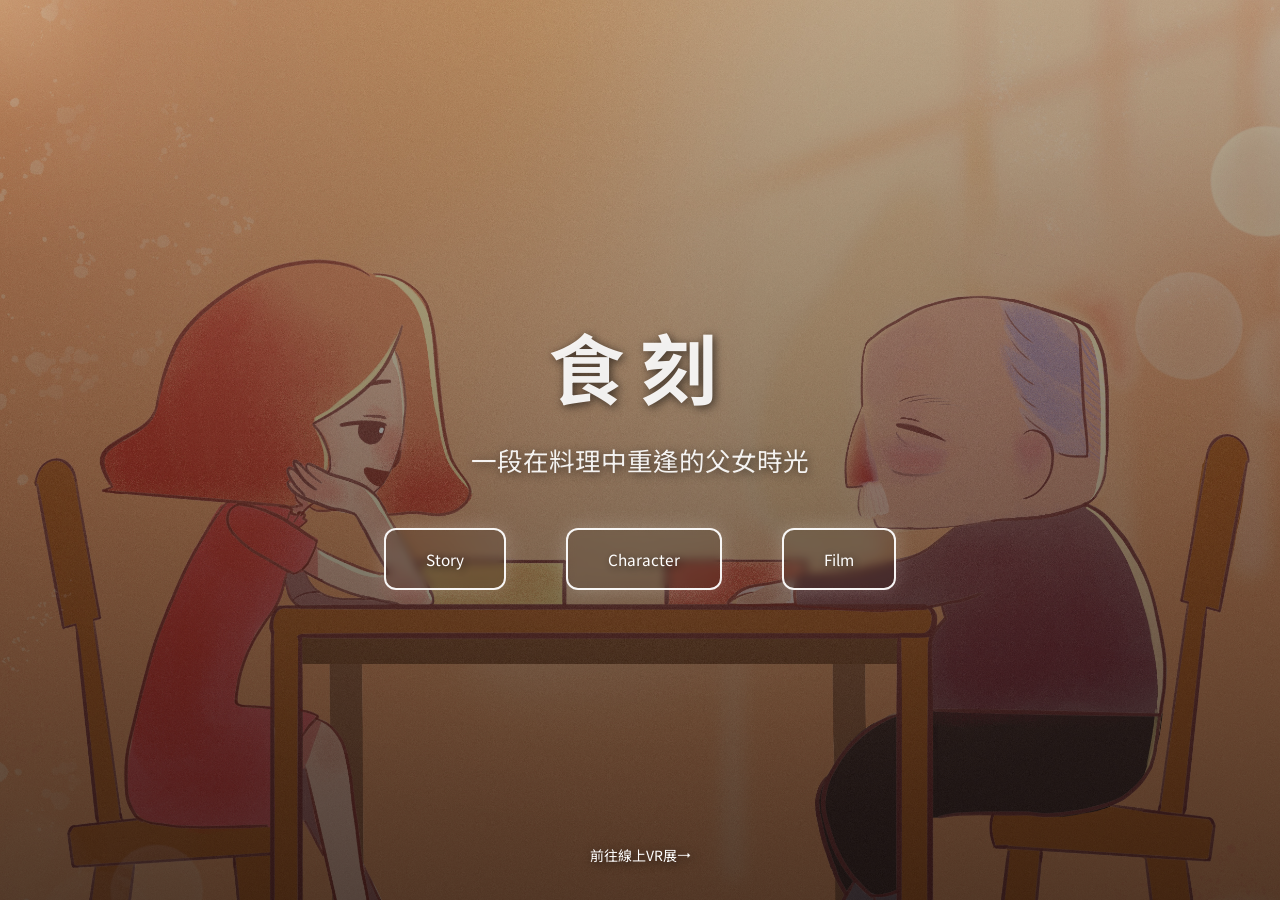
<file: index.html>
<!DOCTYPE html>
<html lang="zh-TW">
<head>
  <meta charset="UTF-8" />
  <meta name="viewport" content="width=device-width, initial-scale=1.0" />
  <title>食刻｜HOME</title>

  <!-- 字體 -->
  <link rel="preconnect" href="https://fonts.googleapis.com">
  <link rel="preconnect" href="https://fonts.gstatic.com" crossorigin>
  <link href="https://fonts.googleapis.com/css2?family=Noto+Sans+TC:wght@300;400;700&display=swap" rel="stylesheet">
  <link href="https://fonts.googleapis.com/css2?family=Playfair+Display:wght@400;600;700&display=swap" rel="stylesheet">

  <style>
    :root{
      --warm: rgb(212, 119, 19);
      --text: rgba(255,255,255,0.92);
    }

    *{ box-sizing:border-box; margin:0; padding:0; }

    body, html {
      height: 100%;
      font-family: 'Noto Sans TC', sans-serif;
      overflow: hidden;
      background:#070605;
      cursor: none;
    }

    .hero {
      position: relative;
      height: 100vh;
      background: url('images/poster.jpg') no-repeat center center/cover;
      display: flex;
      flex-direction: column;
      justify-content: center;
      align-items: center;
      color: var(--text);
      text-shadow: 2px 2px 10px rgba(0,0,0,0.6);
      overflow: hidden;
      animation: backgroundZoom 30s infinite alternate linear;
    }

    @keyframes backgroundZoom {
      0% { transform: scale(1); }
      100% { transform: scale(1.06); }
    }

    .hero::after{
      content:"";
      position:absolute;
      inset:0;
      background:
        radial-gradient(1200px 800px at 50% 40%, rgba(255,190,120,0.08), transparent 60%),
        linear-gradient(to bottom, rgba(0,0,0,0.25), rgba(0,0,0,0.65));
      animation: breathe 6.5s ease-in-out infinite;
      pointer-events:none;
    }
    @keyframes breathe{
      0%,100%{ opacity: .85; }
      50%{ opacity: 1; }
    }

    .hero h1, .hero p {
      opacity: 0;
      animation: fadeIn 2s forwards;
      position: relative;
      z-index: 2;
    }

    .hero h1 {
      font-size: 6vw;
      margin: 0;
      letter-spacing: 0.2em;
      animation-delay: 0.5s;
    }

    .hero p {
      font-size: 2vw;
      margin: 20px 0 50px 0;
      animation-delay: 1.2s;
    }

    @keyframes fadeIn { to { opacity: 1; } }

    .buttons {
      display: flex;
      gap: 60px;
      opacity: 0;
      animation: fadeIn 2s forwards;
      animation-delay: 2s;
      position: relative;
      z-index: 2;
    }

    .buttons a {
      text-decoration: none;
      color: white;
      padding: 18px 40px;
      border: 2px solid rgba(255,255,255,0.95);
      font-size: 1.2vw;
      border-radius: 12px;
      display:flex;
      align-items:center;
      justify-content:center;
      box-shadow: 0 0 20px rgba(255,255,255,0.2);
      background: rgba(0,0,0,0.1);
      backdrop-filter: blur(4px);
      transition: .3s;
    }

    .buttons a:hover{
      background: white;
      color: var(--warm);
      transform: scale(1.12);
      box-shadow: 0 0 35px rgba(255,255,255,0.85);
    }

    #light{
      position: fixed;
      left:0; top:0;
      width:520px; height:520px;
      border-radius:50%;
      transform: translate(-50%,-50%);
      pointer-events:none;
      background: radial-gradient(circle, rgba(255,206,145,.28), rgba(255,140,60,.08) 35%, transparent 70%);
      mix-blend-mode: screen;
      z-index: 10;
    }

    @media(max-width:768px){
      body,html{ cursor:auto; }
      #light{ display:none; }
      .hero h1{ font-size:10vw; }
      .hero p{ font-size:4vw; }
      .buttons{ flex-direction:column; gap:22px; }
      .buttons a{ font-size:3.5vw; padding:12px 26px; }
    }
  </style>
</head>

<body>
  <div class="hero">
    <h1>食刻</h1>
    <p>一段在料理中重逢的父女時光</p>
    <div class="buttons">
      <a class="en" href="story-about.html">Story</a>
      <a class="en" href="character.html">Character</a>
      <a class="en" href="film.html">Film</a>
    </div>
    <a href="https://virsody.io/exhibition/bento" 
   target="_blank" 
   class="vr-link"
   style="
     position:absolute;
     bottom:35px;
     left:50%;
     transform:translateX(-50%);
     color:white;
     font-size:14px;
     text-decoration:none;
     z-index:5;
   ">
  前往線上VR展⭢
</a>
</a>
  </div>

  <div id="light"></div>

  <script>
    const light = document.getElementById("light");
    let mx=0,my=0,lx=0,ly=0;

    addEventListener("mousemove", e=>{
      mx=e.clientX; my=e.clientY;
    });

    function tick(){
      lx += (mx-lx)*0.35;
      ly += (my-ly)*0.35;
      light.style.left = lx+"px";
      light.style.top  = ly+"px";
      requestAnimationFrame(tick);
    }
    tick();
  </script>
</body>
</html>
</file>
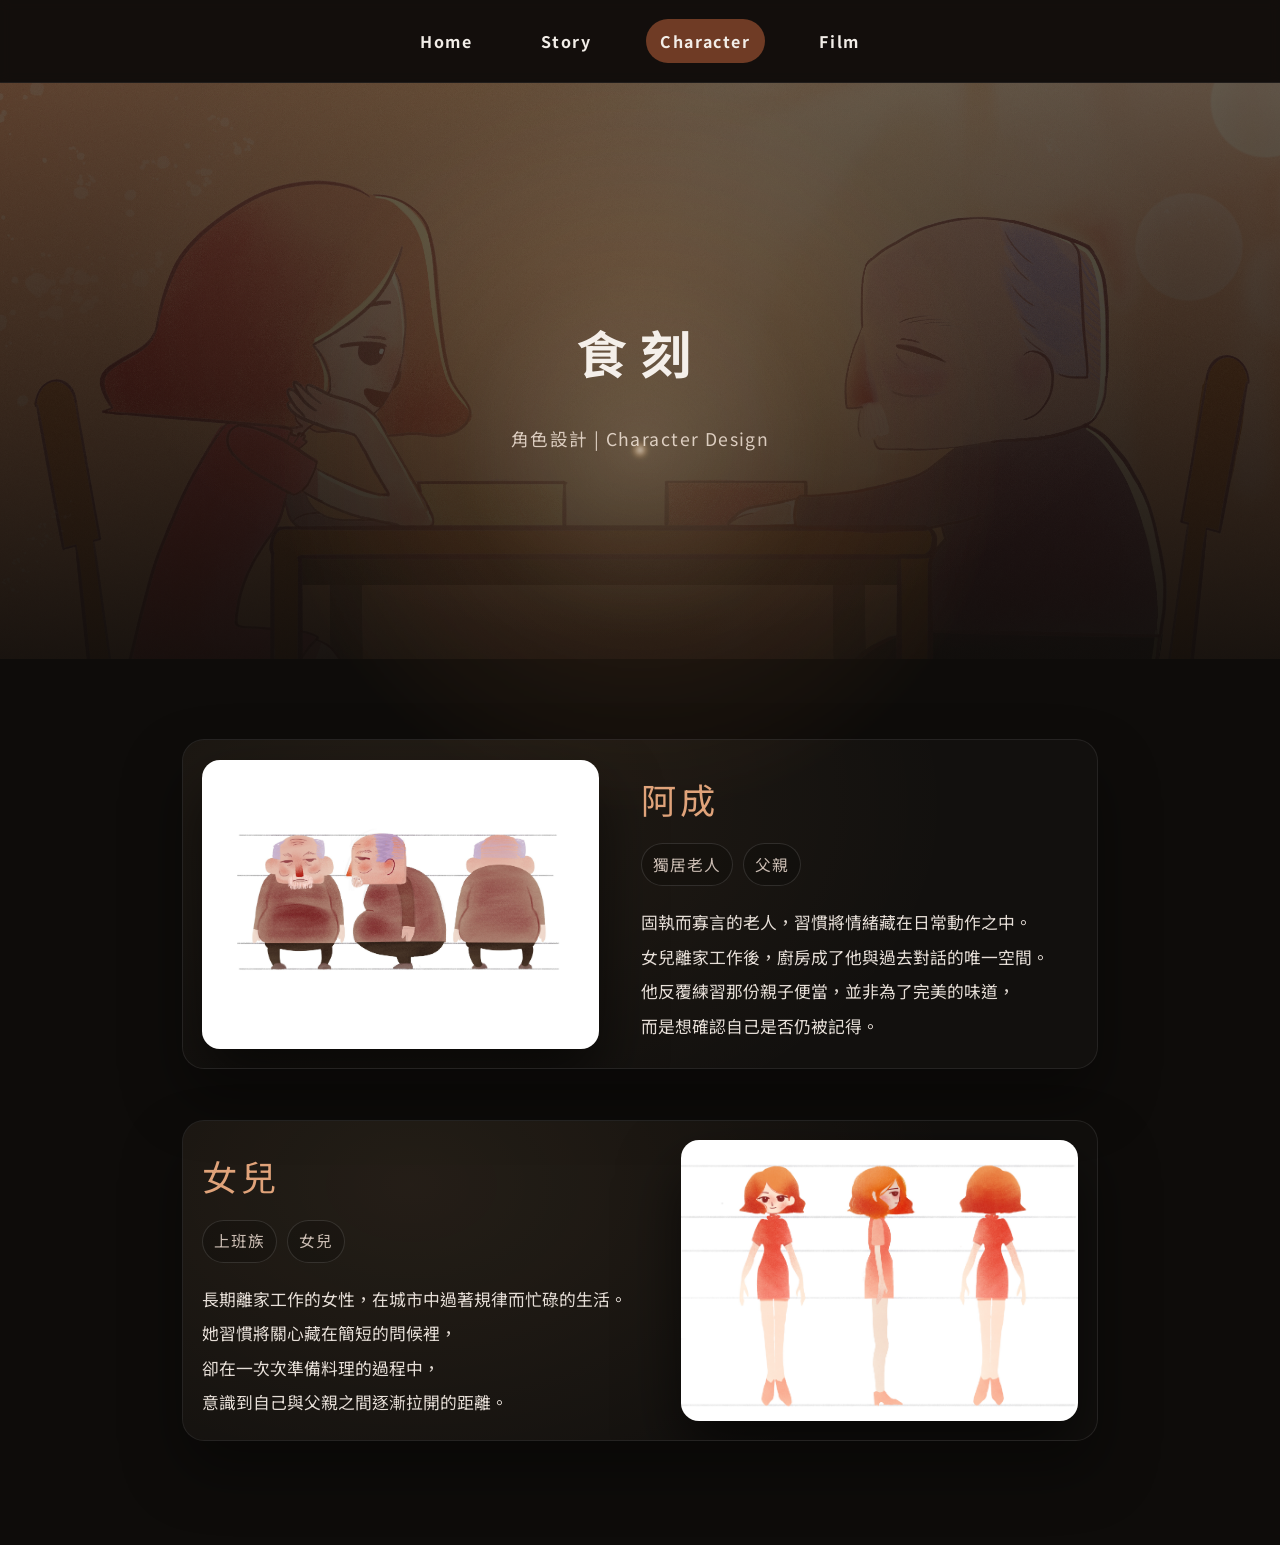
<file: character.html>
<!DOCTYPE html>
<html lang="zh-Hant">
<head>
  <meta charset="UTF-8" />
  <meta name="viewport" content="width=device-width, initial-scale=1.0"/>
  <title>食刻｜Character</title>

  <link rel="preconnect" href="https://fonts.googleapis.com">
  <link rel="preconnect" href="https://fonts.gstatic.com" crossorigin>
  <link href="https://fonts.googleapis.com/css2?family=Noto+Sans+TC:wght@300;400;700&display=swap" rel="stylesheet">

  <style>
    :root{
      --bg:#0e0c0a;
      --text:#f2ede8;
      --accent:#e0a37a;
      --accent2:#6f3b25;
    }

    *{ box-sizing:border-box; margin:0; padding:0; }

    body{
      font-family:'Noto Sans TC', sans-serif;
      background: var(--bg);
      color: var(--text);
      line-height: 1.95;
      overflow-x: hidden;
      cursor: none;
    }

    img{ width:100%; display:block; }

    /* 導覽列（跟 Film/Story 同款） */
    .nav{
      position: sticky;
      top:0;
      z-index:100;
      display:flex;
      justify-content:center;
      gap:2.5rem;
      padding:1.2rem 0;
      background: rgba(20,16,13,.85);
      backdrop-filter: blur(6px);
      border-bottom: 1px solid rgba(255,255,255,0.06);
    }
    .nav a{
      color: var(--text);
      font-weight:700;
      letter-spacing:.1em;
      padding:.4rem .9rem;
      border-radius:999px;
      text-decoration:none;
      transition:.3s;
    }
    .nav a:hover,
    .nav a.active{ background: var(--accent2); }

    /* Header */
    .char-hero{
  min-height: 64vh;
  display:flex;
  align-items:center;
  justify-content:center;
  text-align:center;
  padding: 5rem 2rem 4rem;
  position: relative;
  overflow:hidden;
  background:
    linear-gradient(rgba(14,12,10,0.65), rgba(14,12,10,0.95)),
    url("images/poster.jpg") center / cover no-repeat;
}


    .char-hero::after{
      content:"";
      position:absolute;
      inset:0;
      background: radial-gradient(900px 600px at 50% 35%, rgba(255,190,120,.10), transparent 60%);
      animation: breathe 6.8s ease-in-out infinite;
      pointer-events:none;
    }

    @keyframes breathe{
      0%,100%{ opacity:.8; }
      50%{ opacity:1; }
    }

    .char-hero > div{ position:relative; z-index:2; max-width: 920px; }

    .char-hero h1{
      font-size: 3.2rem;
      letter-spacing: .25em;
      margin-bottom: 1.2rem;
    }

    .char-hero p{
      font-size: 1.1rem;
      color: #d6c7bb;
      letter-spacing: .08em;
    }

    /* 內容容器 */
    .wrap{
      max-width: 980px;
      margin: auto;
      padding: 5rem 2rem 6.5rem;
      display:flex;
      flex-direction: column;
      gap: 3.2rem;
    }

    /* 角色卡：左右分欄 */
    .card{
      display:grid;
      grid-template-columns: 1fr 1.1fr;
      gap: 2.6rem;
      align-items: center;
      padding: 1.2rem;
      border-radius: 22px;
      background: rgba(255,255,255,0.02);
      border: 1px solid rgba(255,255,255,0.08);
      box-shadow: 0 30px 60px rgba(0,0,0,0.35);
      position: relative;
      overflow:hidden;
    }

    .card::before{
      content:"";
      position:absolute;
      inset:0;
      background: radial-gradient(900px 600px at 25% 20%, rgba(255,190,120,0.08), transparent 60%);
      pointer-events:none;
    }

    .card.reverse{
      grid-template-columns: 1.1fr 1fr;
    }

    /* 圖片框：燭光 hover */
    .portrait{
      border-radius: 18px;
      overflow:hidden;
      box-shadow: 0 30px 60px rgba(0,0,0,.6);
      position: relative;
      transform: translateZ(0);
    }

    .portrait::after{
      content:"";
      position:absolute;
      inset:-30%;
      background: radial-gradient(circle at 30% 30%, rgba(255,210,140,0.18), transparent 60%);
      filter: blur(14px);
      opacity: 0;
      transition: opacity .25s ease;
      pointer-events:none;
      mix-blend-mode: screen;
    }

    .portrait:hover::after{
      opacity: 1;
      animation: flicker 0.95s infinite;
    }

    @keyframes flicker{
      0%{ transform: translate(0,0) scale(1); opacity:.55; }
      25%{ transform: translate(8px,-5px) scale(1.02); opacity:.40; }
      55%{ transform: translate(-6px,4px) scale(1.01); opacity:.62; }
      100%{ transform: translate(3px,7px) scale(1.03); opacity:.45; }
    }

    /* 文字區 */
    .meta{ position:relative; z-index:2; }

    .name{
      font-size: 2.2rem;
      color: var(--accent);
      letter-spacing: .12em;
      margin-bottom: .6rem;
    }

    .tag{
      display:flex;
      gap: .6rem;
      flex-wrap: wrap;
      margin-bottom: 1.2rem;
      color: #cbbdb3;
      font-size: .98rem;
      letter-spacing: .06em;
    }

    .pill{
      padding: .32rem .7rem;
      border-radius: 999px;
      border: 1px solid rgba(255,255,255,0.12);
      background: rgba(0,0,0,0.18);
    }

    .desc{
      color:#e6ded7;
      line-height: 2.05;
      white-space: pre-line;
      font-size: 1.05rem;
    }

    /* 淡入動畫（跟 Film 同款） */
    .fade-up{
      opacity: 0;
      transform: translateY(40px);
      transition: opacity 1.1s ease, transform 1.1s ease;
    }
    .fade-up.show{
      opacity: 1;
      transform: translateY(0);
    }

    /* 光暈 */
    #light{
      position: fixed;
      left:0; top:0;
      width: 720px;
      height: 720px;
      border-radius: 50%;
      transform: translate(-50%, -50%);
      pointer-events:none;
      z-index: 200;
      background: radial-gradient(circle, rgba(255,206,145,0.22), rgba(255,140,60,0.08) 35%, rgba(0,0,0,0) 72%);
      mix-blend-mode: screen;
      opacity: .95;
      filter: blur(2px);
    }
    #light::after{
      content:"";
      position:absolute;
      left:50%; top:50%;
      width: 18px; height: 18px;
      transform: translate(-50%, -50%);
      border-radius: 50%;
      background: radial-gradient(circle, rgba(255,255,255,0.85), rgba(255,190,120,0.35), transparent 70%);
    }

    @media (max-width: 980px){
      .card, .card.reverse{ grid-template-columns: 1fr; }
    }

    @media (max-width: 768px){
      body{ cursor:auto; }
      #light{ display:none; }
      .char-hero h1{ font-size: 2.2rem; }
    }

    @media (prefers-reduced-motion: reduce){
      *{ animation:none !important; transition:none !important; }
      body{ cursor:auto; }
      #light{ display:none; }
    }
  </style>
</head>

<body>
  <nav class="nav">
    <a href="index.html">Home</a>
    <a href="story-about.html">Story</a>
    <a href="character.html" class="active">Character</a>
    <a href="film.html">Film</a>
  </nav>

  <section class="char-hero fade-up">
    <div>
      <h1>食刻</h1>
      <p>角色設計 | Character Design</p>
    </div>
  </section>

  <main class="wrap">

    <!-- 阿成 -->
    <section class="card fade-up">
      <div class="portrait">
        <img src="images/character1.jpeg" alt="阿成">
      </div>

      <div class="meta">
        <div class="name">阿成</div>
        <div class="tag">
          <span class="pill">獨居老人</span>
          <span class="pill">父親</span>
        </div>
        <div class="desc">固執而寡言的老人，習慣將情緒藏在日常動作之中。
女兒離家工作後，廚房成了他與過去對話的唯一空間。
他反覆練習那份親子便當，並非為了完美的味道，
而是想確認自己是否仍被記得。</div>
      </div>
    </section>

    <!-- 女兒 -->
    <section class="card reverse fade-up">
      <div class="meta">
        <div class="name">女兒</div>
        <div class="tag">
          <span class="pill">上班族</span>
          <span class="pill">女兒</span>
        </div>
        <div class="desc">長期離家工作的女性，在城市中過著規律而忙碌的生活。
她習慣將關心藏在簡短的問候裡，
卻在一次次準備料理的過程中，
意識到自己與父親之間逐漸拉開的距離。</div>
      </div>

      <div class="portrait">
        <img src="images/character2.jpeg" alt="女兒">
      </div>
    </section>

  </main>

  <div id="light" aria-hidden="true"></div>

  <script>
    // 滾動淡入
    const fadeElements = document.querySelectorAll('.fade-up');
    const observer = new IntersectionObserver(
      entries => {
        entries.forEach(entry => {
          if (entry.isIntersecting) entry.target.classList.add('show');
        });
      },
      { threshold: 0.2 }
    );
    fadeElements.forEach(el => observer.observe(el));

    // 光暈：跟手版本（跟你 film 一致的手感）
    const light = document.getElementById("light");
    let mx = window.innerWidth * 0.5, my = window.innerHeight * 0.5;
    let lx = mx, ly = my;
    const lerp = (a, b, t) => a + (b - a) * t;

    window.addEventListener("mousemove", (e) => {
      mx = e.clientX;
      my = e.clientY;
    }, { passive:true });

    function tick(){
      const dx = mx - lx;
      const dy = my - ly;
      const dist = Math.hypot(dx, dy);
      const t = Math.min(0.55, 0.22 + dist / 1200);

      lx = lerp(lx, mx, t);
      ly = lerp(ly, my, t);

      light.style.left = lx + "px";
      light.style.top = ly + "px";
      requestAnimationFrame(tick);
    }
    requestAnimationFrame(tick);
  </script>
</body>
</html>
</file>
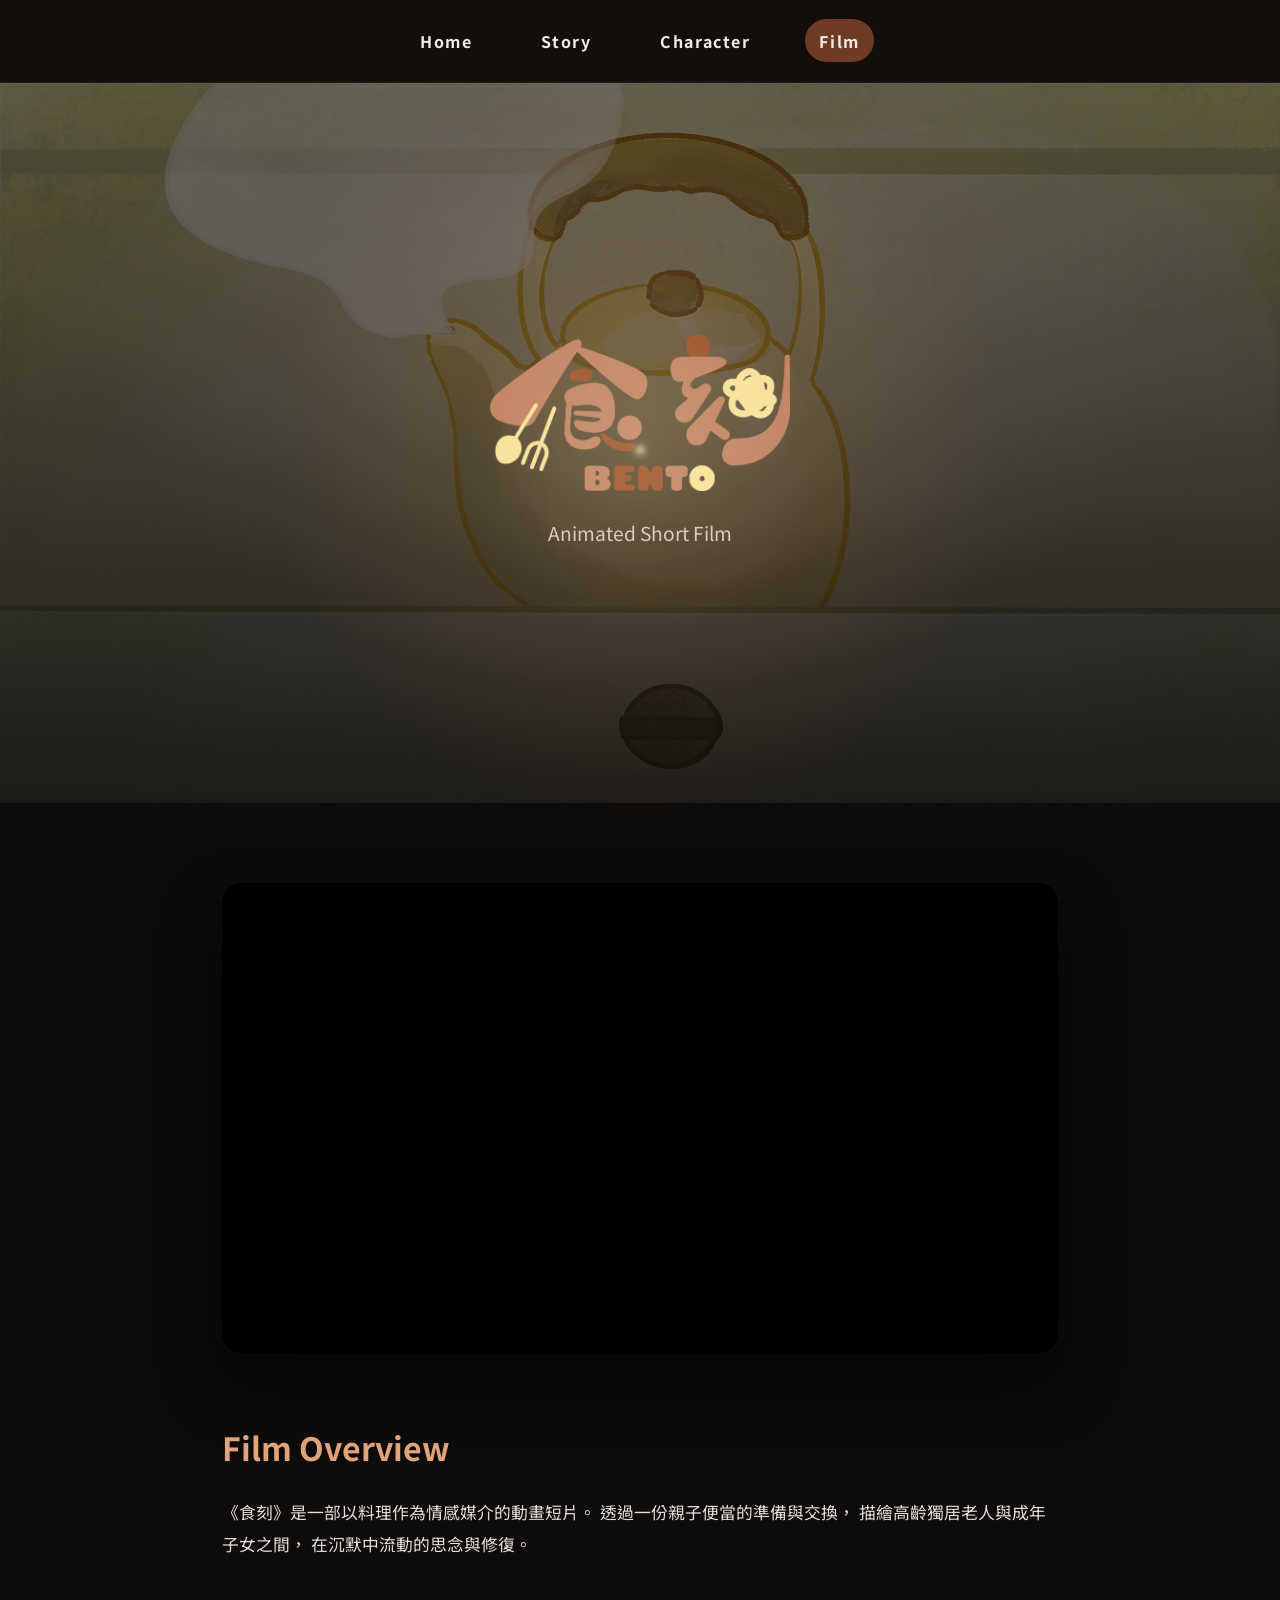
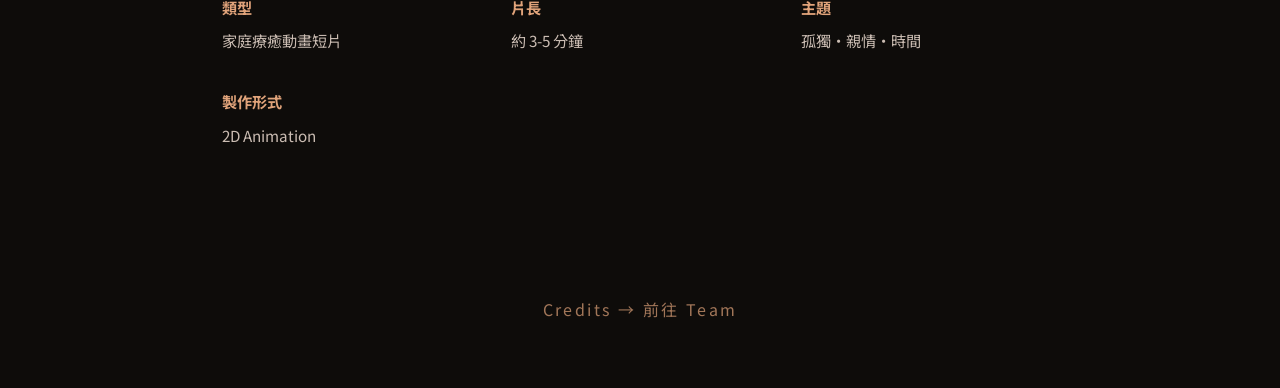
<file: film.html>
<!DOCTYPE html>
<html lang="zh-Hant">
<head>
  <meta charset="UTF-8" />
  <meta name="viewport" content="width=device-width, initial-scale=1.0"/>
  <title>食刻｜Film</title>
  <link rel="icon" type="image/png" href="images/便當.png">

  <link rel="preconnect" href="https://fonts.googleapis.com">
  <link rel="preconnect" href="https://fonts.gstatic.com" crossorigin>
  <link href="https://fonts.googleapis.com/css2?family=Noto+Sans+TC:wght@300;400;700&display=swap" rel="stylesheet">

  
  <style>
    :root{
      --bg:#0e0c0a;
      --text:#f2ede8;
      --accent:#e0a37a;
      --accent2:#6f3b25;
    }

    * { box-sizing: border-box; margin: 0; padding: 0; }

    body {
      font-family: 'Noto Sans TC', sans-serif;
      background: var(--bg);
      color: var(--text);
      line-height: 1.9;
      cursor: none;
      overflow-x: hidden;
    }

    img { width: 100%; display: block; }

    /* 導覽列 */
    .nav {
      position: sticky;
      top: 0;
      z-index: 100;
      display: flex;
      justify-content: center;
      gap: 2.5rem;
      padding: 1.2rem 0;
      background: rgba(20, 16, 13, 0.85);
      backdrop-filter: blur(6px);
      border-bottom: 1px solid rgba(255,255,255,0.06);
    }

    .nav a {
      color: var(--text);
      font-weight: 700;
      letter-spacing: 0.1em;
      padding: 0.4rem 0.9rem;
      border-radius: 999px;
      transition: 0.3s;
      text-decoration: none;
      position: relative;
    }

    .nav a:hover,
    .nav a.active { background-color: var(--accent2); }

    .nav a:hover{
      animation: navFlicker 0.9s infinite;
    }
    @keyframes navFlicker{
      0%{ filter: brightness(1); }
      25%{ filter: brightness(1.08); }
      55%{ filter: brightness(0.98); }
      100%{ filter: brightness(1.06); }
    }

    /* Hero */
    .film-hero {
      min-height: 80vh;
      display: flex;
      align-items: center;
      justify-content: center;
      text-align: center;
      background:
        linear-gradient(rgba(14,12,10,0.58), rgba(14,12,10,0.92)),
        url("images/photo7.PNG") center / cover no-repeat;
      padding: 4rem 2rem;
      position: relative;
      overflow: hidden;
    }

    .film-hero::after{
      content:"";
      position:absolute;
      inset:0;
      background: radial-gradient(900px 600px at 50% 35%, rgba(255,190,120,0.10), transparent 60%);
      animation: breathe 6.8s ease-in-out infinite;
      pointer-events:none;
    }
    @keyframes breathe{
      0%,100%{ opacity: .8; }
      50%{ opacity: 1; }
    }

    .film-hero h1 {
      font-size: 3.2rem;
      letter-spacing: 0.25em;
      margin-bottom: 1.5rem;
    }

    .film-hero p {
      font-size: 1.2rem;
      color: #d6c7bb;
    }

    .film-hero > div{
      position: relative;
      z-index: 2;
    }

    /* 內容區 */
    .film-section {
      max-width: 900px;
      margin: auto;
      padding: 5rem 2rem;
      display: flex;
      flex-direction: column;
      gap: 4rem;
    }

    /* 影片框修正：對應 iframe 並填滿容器 */
    .film-frame {
      position: relative;
      background: #000;
      aspect-ratio: 16 / 9;
      border-radius: 20px;
      overflow: hidden;
      box-shadow: 0 30px 60px rgba(0,0,0,0.6);
      transform: translateZ(0);
    }

    .film-frame iframe {
      width: 100%;
      height: 100%;
      border: none;
      display: block;
    }

    .film-frame::after{
      content:"";
      position:absolute;
      inset:-30%;
      background: radial-gradient(circle at 30% 30%, rgba(255,210,140,0.18), transparent 60%);
      filter: blur(14px);
      opacity: 0;
      transition: opacity .25s ease;
      pointer-events:none;
      mix-blend-mode: screen;
    }
    .film-frame:hover::after{
      opacity: 1;
      animation: flicker 0.95s infinite;
    }
    @keyframes flicker{
      0%{ transform: translate(0,0) scale(1); opacity:.55; }
      25%{ transform: translate(8px,-5px) scale(1.02); opacity:.40; }
      55%{ transform: translate(-6px,4px) scale(1.01); opacity:.62; }
      100%{ transform: translate(3px,7px) scale(1.03); opacity:.45; }
    }

    /* 資訊文字 */
    .film-info h2 {
      font-size: 2rem;
      color: var(--accent);
      margin-bottom: 1.2rem;
    }

    .film-info p { font-size: 1.05rem; color: #e6ded7; }

    .film-meta {
      display: grid;
      grid-template-columns: repeat(auto-fit, minmax(200px, 1fr));
      gap: 2rem;
      margin-top: 2rem;
      font-size: 0.95rem;
      color: #cbbdb3;
    }

    .film-meta span {
      display: block;
      font-weight: 700;
      color: var(--accent);
      margin-bottom: 0.3rem;
    }

    .fade-up {
      opacity: 0;
      transform: translateY(40px);
      transition: opacity 1.1s ease, transform 1.1s ease;
    }

    .fade-up.show {
      opacity: 1;
      transform: translateY(0);
    }

    #light{
      position: fixed;
      left:0; top:0;
      width: 720px;
      height: 720px;
      border-radius: 50%;
      transform: translate(-50%, -50%);
      pointer-events: none;
      z-index: 200;
      background: radial-gradient(circle, rgba(255,206,145,0.22), rgba(255,140,60,0.08) 35%, rgba(0,0,0,0) 72%);
      mix-blend-mode: screen;
      opacity: .95;
      filter: blur(2px);
    }
    #light::after{
      content:"";
      position:absolute;
      left:50%; top:50%;
      width: 18px; height: 18px;
      transform: translate(-50%, -50%);
      border-radius: 50%;
      background: radial-gradient(circle, rgba(255,255,255,0.85), rgba(255,190,120,0.35), transparent 70%);
    }

    @media (max-width: 768px) {
      body{ cursor:auto; }
      #light{ display:none; }
      .film-hero h1 { font-size: 2.2rem; }
    }

    @media (prefers-reduced-motion: reduce){
      *{ animation:none !important; transition:none !important; }
      body{ cursor:auto; }
      #light{ display:none; }
    }
  </style>
</head>

<body>
  <nav class="nav">
    <a href="index.html">Home</a>
    <a href="story-about.html">Story</a>
    <a href="character.html">Character</a>
    <a href="film.html" class="active">Film</a>
  </nav>

  <section class="film-hero fade-up">
    <div>
      <h1><img src="images/BENTO WORD.png" style="width: 100%; max-width: 300px; height: auto;" alt="食刻"></h1>
      <p>Animated Short Film</p>
    </div>
  </section>

  <section class="film-section">
    <div class="film-frame fade-up">
      <iframe src="https://www.youtube.com/embed/62A6sVSI3u4?si=o3-K5OKo-Cff8gTp" title="YouTube video player" allow="accelerometer; autoplay; clipboard-write; encrypted-media; gyroscope; picture-in-picture; web-share" referrerpolicy="strict-origin-when-cross-origin" allowfullscreen></iframe>
    </div>

    <div class="film-info fade-up">
      <h2>Film Overview</h2>
      <p>
        《食刻》是一部以料理作為情感媒介的動畫短片。
        透過一份親子便當的準備與交換，
        描繪高齡獨居老人與成年子女之間，
        在沉默中流動的思念與修復。
      </p>

      <div class="film-meta">
        <div><span>類型</span>家庭療癒動畫短片</div>
        <div><span>片長</span>約 3-5 分鐘</div>
        <div><span>主題</span>孤獨・親情・時間</div>
        <div><span>製作形式</span>2D Animation</div>
      </div>
    </div>
  </section>

  <div style="text-align:center; padding:4rem 1rem; opacity:.7;">
    <a href="team.html" style="color:#e0a37a; letter-spacing:.15em; text-decoration:none;">
      Credits → 前往 Team
    </a>
  </div>
  <div id="light" aria-hidden="true"></div>

  <script>
    const fadeElements = document.querySelectorAll('.fade-up');
    const observer = new IntersectionObserver(
      entries => {
        entries.forEach(entry => {
          if (entry.isIntersecting) entry.target.classList.add('show');
        });
      },
      { threshold: 0.2 }
    );
    fadeElements.forEach(el => observer.observe(el));

    const light = document.getElementById("light");
    let mx = window.innerWidth * 0.5, my = window.innerHeight * 0.5;
    let lx = mx, ly = my;
    const lerp = (a, b, t) => a + (b - a) * t;

    window.addEventListener("mousemove", (e) => {
      mx = e.clientX;
      my = e.clientY;
    });

    function tick(){
      lx = lerp(lx, mx, 0.13);
      ly = lerp(ly, my, 0.13);
      light.style.left = lx + "px";
      light.style.top = ly + "px";
      requestAnimationFrame(tick);
    }
    tick();
  </script>
</body>
</html>
</file>
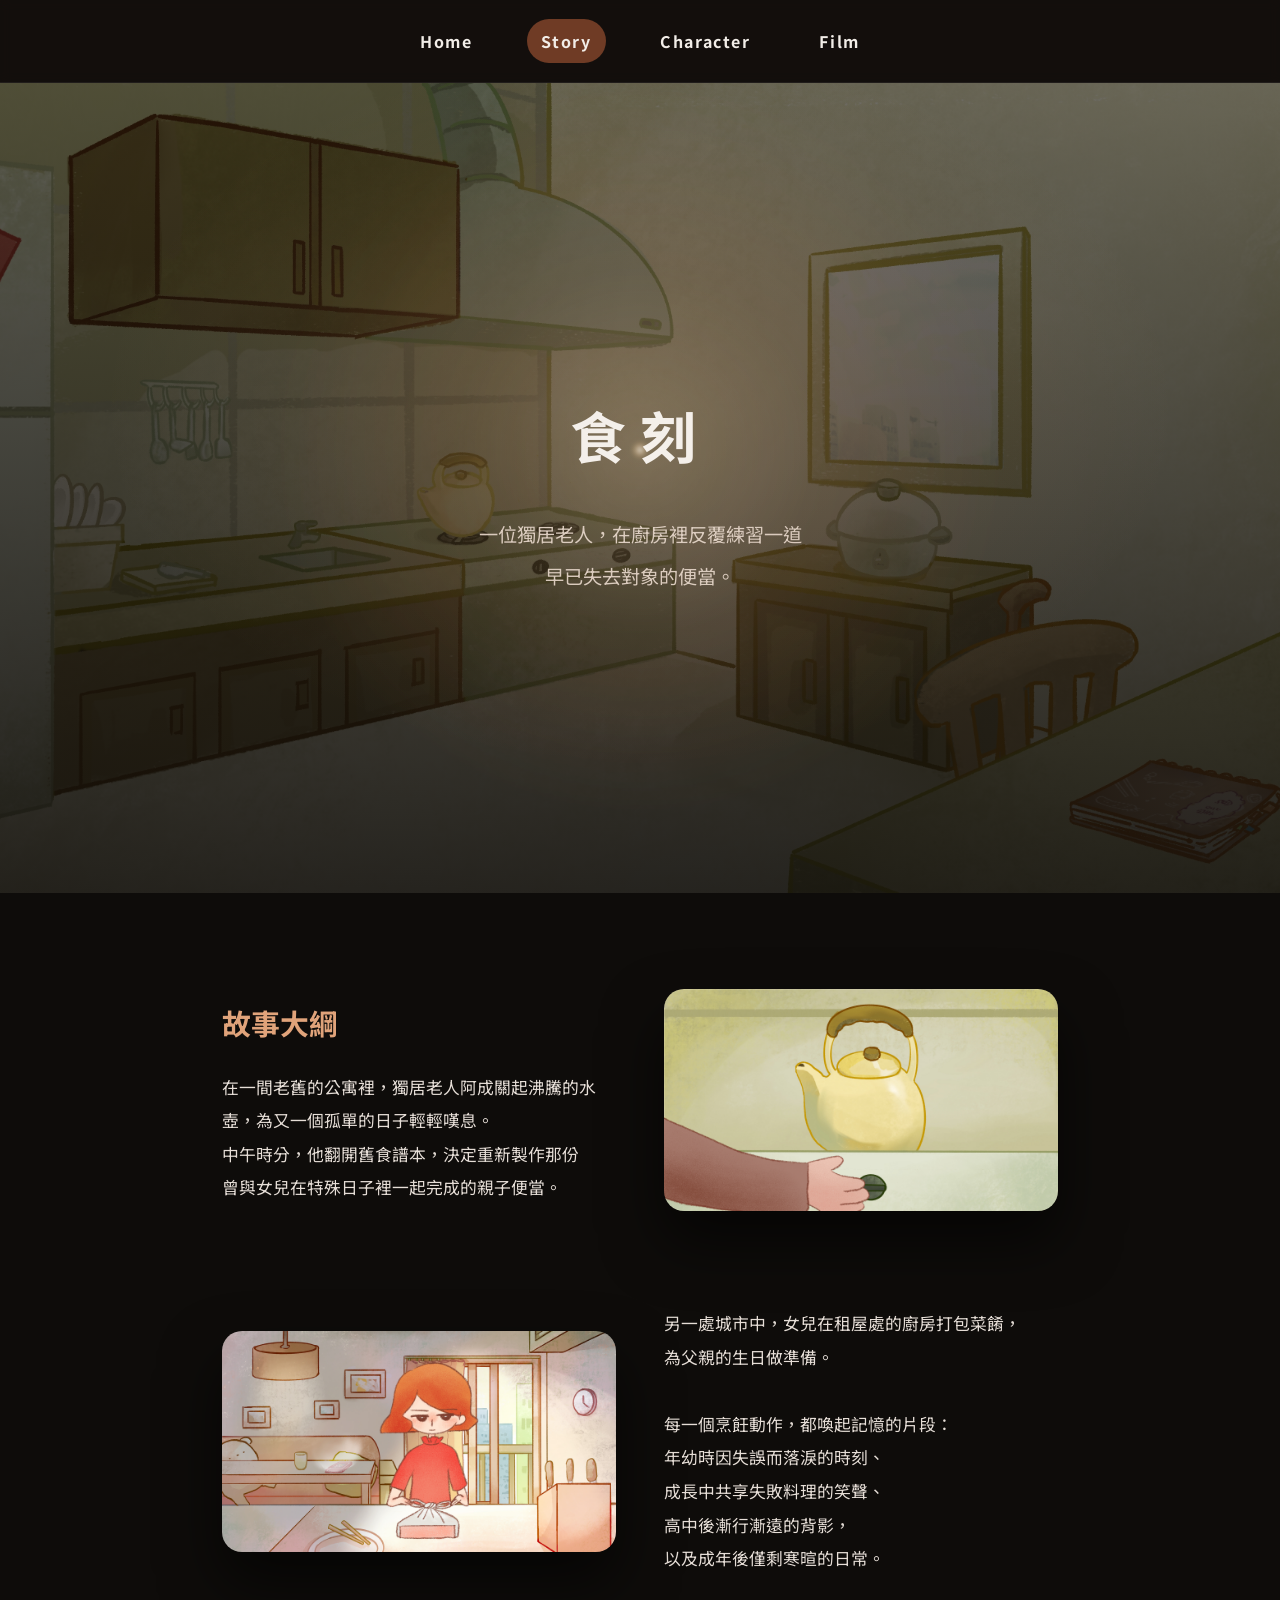
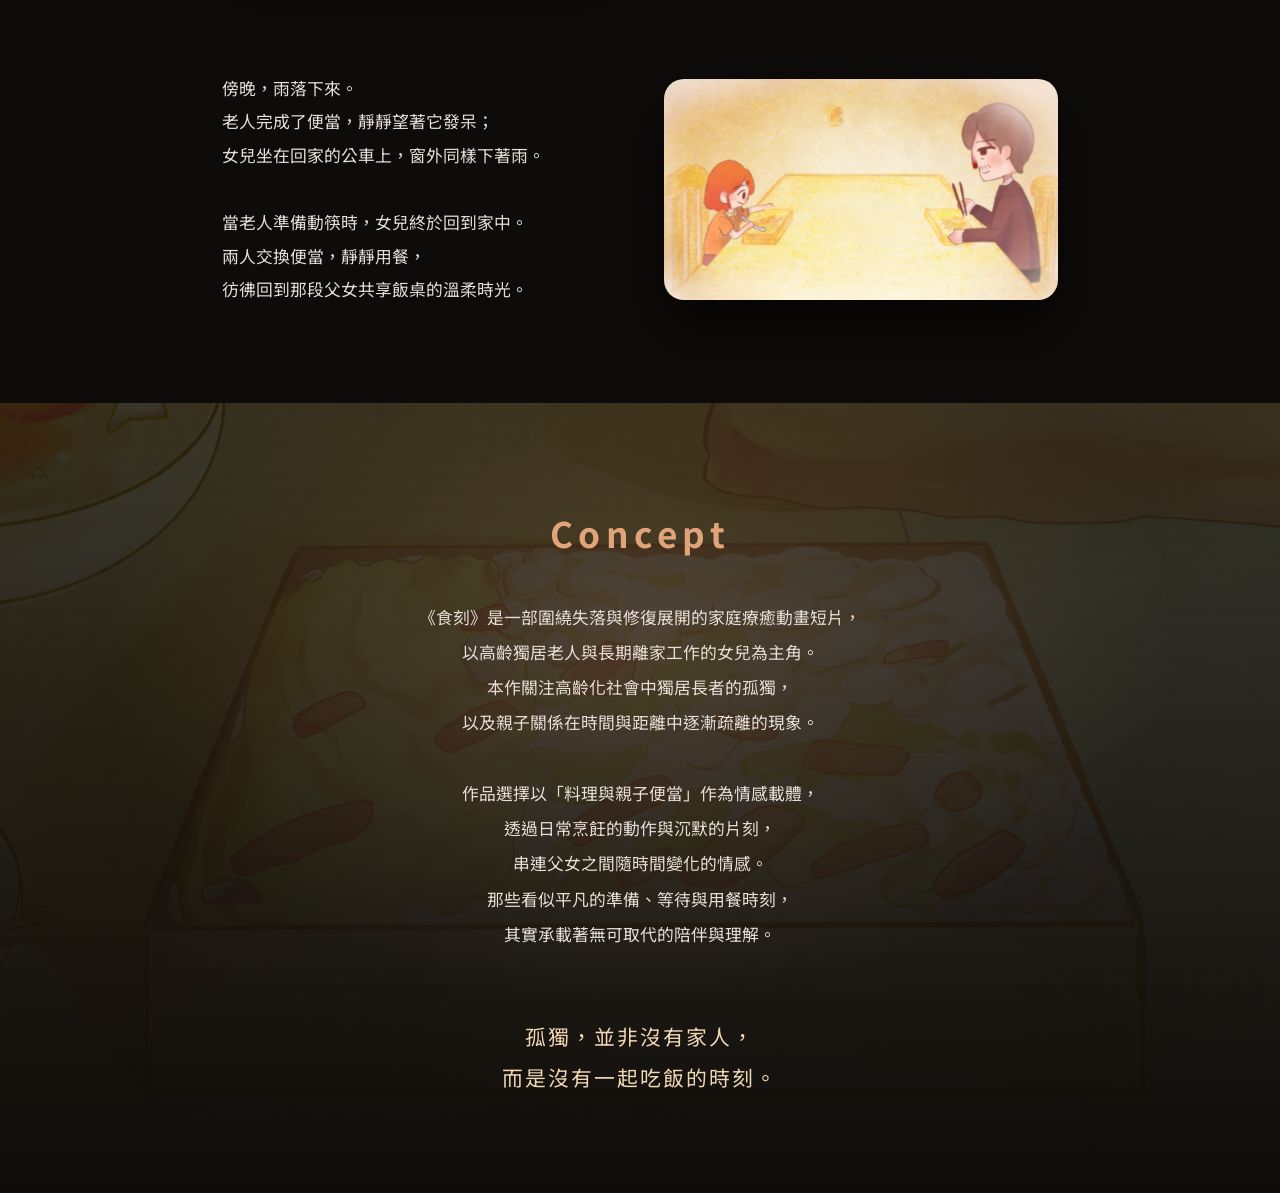
<file: story-about.html>
<!DOCTYPE html>
<html lang="zh-Hant">
<head>
  <meta charset="UTF-8">
  <meta name="viewport" content="width=device-width, initial-scale=1.0">
  <title>食刻｜Story</title>

  <link rel="preconnect" href="https://fonts.googleapis.com">
  <link rel="preconnect" href="https://fonts.gstatic.com" crossorigin>
  <link href="https://fonts.googleapis.com/css2?family=Noto+Sans+TC:wght@300;400;700&display=swap" rel="stylesheet">

  <style>
    :root{
      --bg:#0e0c0a;
      --text:#f2ede8;
      --accent:#e0a37a;
      --accent2:#6f3b25;
    }

    *{ box-sizing:border-box; margin:0; padding:0; }

    body{
      font-family:'Noto Sans TC', sans-serif;
      background: var(--bg);
      color: var(--text);
      line-height: 1.95;
      overflow-x: hidden;
      cursor: none;
    }

    img{ width:100%; display:block; }

    /* 導覽列 */
    .nav{
      position: sticky;
      top:0;
      z-index:100;
      display:flex;
      justify-content:center;
      gap:2.5rem;
      padding:1.2rem 0;
      background: rgba(20,16,13,.85);
      backdrop-filter: blur(6px);
      border-bottom: 1px solid rgba(255,255,255,0.06);
    }
    .nav a{
      color: var(--text);
      font-weight:700;
      letter-spacing:.1em;
      padding:.4rem .9rem;
      border-radius:999px;
      text-decoration:none;
      transition:.3s;
    }
    .nav a:hover,
    .nav a.active{ background: var(--accent2); }

    /* Hero */
    .story-hero{
      min-height: 90vh;
      display:flex;
      align-items:center;
      justify-content:center;
      text-align:center;
      background:
        linear-gradient(rgba(14,12,10,.6), rgba(14,12,10,.9)),
        url("images/photo1.jpg") center/cover no-repeat;
      position:relative;
      overflow:hidden;
      padding: 4.5rem 2rem;
    }
    .story-hero::after{
      content:"";
      position:absolute;
      inset:0;
      background: radial-gradient(900px 600px at 50% 40%, rgba(255,190,120,.12), transparent 60%);
      animation: breathe 6.5s ease-in-out infinite;
      pointer-events:none;
    }
    @keyframes breathe{
      0%,100%{ opacity:.8; }
      50%{ opacity:1; }
    }
    .story-hero > div{
      position:relative;
      z-index:2;
      max-width: 920px;
    }
    .story-hero h1{
      font-size:3.5rem;
      letter-spacing:.25em;
      margin-bottom:1.5rem;
    }
    .story-hero p{
      font-size:1.2rem;
      color:#d6c7bb;
      line-height:2.2;
      white-space: pre-line;
    }

    /* 內容區 */
    .story-section{
      max-width:900px;
      margin:auto;
      padding:6rem 2rem;
      display:flex;
      flex-direction:column;
      gap:6rem;
    }

    .story-block{
      display:grid;
      grid-template-columns: 1fr 1fr;
      gap:3rem;
      align-items:center;
    }

    .story-block.reverse{
      direction: rtl;
    }
    .story-block.reverse > *{
      direction: ltr;
    }

    .story-text h2{
      font-size:1.8rem;
      color: var(--accent);
      margin-bottom:1.2rem;
    }
    .story-text p{
      color:#e6ded7;
      line-height:2;
      white-space:pre-line;
      font-size: 1.05rem;
    }

    .story-image{
      border-radius:20px;
      overflow:hidden;
      box-shadow:0 30px 60px rgba(0,0,0,.6);
      position: relative;
      transform: translateZ(0);
    }

    /* 燭光 hover（跟你 film 同味） */
    .story-image::after{
      content:"";
      position:absolute;
      inset:-30%;
      background: radial-gradient(circle at 30% 30%, rgba(255,210,140,0.18), transparent 60%);
      filter: blur(14px);
      opacity: 0;
      transition: opacity .25s ease;
      pointer-events:none;
      mix-blend-mode: screen;
    }
    .story-image:hover::after{
      opacity: 1;
      animation: flicker 0.95s infinite;
    }
    @keyframes flicker{
      0%{ transform: translate(0,0) scale(1); opacity:.55; }
      25%{ transform: translate(8px,-5px) scale(1.02); opacity:.40; }
      55%{ transform: translate(-6px,4px) scale(1.01); opacity:.62; }
      100%{ transform: translate(3px,7px) scale(1.03); opacity:.45; }
    }

    /* Concept 區 */
    .concept{
      text-align:center;
      padding:6rem 2rem;
      background:
        linear-gradient(rgba(14,12,10,.8), rgba(14,12,10,1)),
        url("images/photo2.jpg") center/cover no-repeat;
      position:relative;
      overflow:hidden;
    }
    .concept::after{
      content:"";
      position:absolute;
      inset:0;
      background: radial-gradient(900px 600px at 50% 30%, rgba(255,190,120,.15), transparent 60%);
      animation: breathe 7s ease-in-out infinite;
      pointer-events:none;
    }
    .concept-inner{
      max-width:900px;
      margin:auto;
      position:relative;
      z-index:2;
    }
    .concept h2{
      font-size:2.2rem;
      letter-spacing:.15em;
      margin-bottom:2rem;
      color: var(--accent);
    }
    .concept p{
      color:#e6ded7;
      line-height:2.1;
      white-space:pre-line;
      font-size:1.05rem;
    }
    .final-quote{
      margin-top:4rem;
      font-size:1.3rem;
      color:#f0d7b5;
      letter-spacing:.1em;
    }

    /* ✅ 淡入上浮（Hero 也會吃到） */
    .fade-up{
      opacity:0;
      transform: translateY(40px);
      transition: opacity 1.1s ease, transform 1.1s ease;
    }
    .fade-up.show{
      opacity:1;
      transform: translateY(0);
    }

    /* ✅ 光暈（只留一個） */
    #light{
      position: fixed;
      left:0; top:0;
      width: 720px;
      height: 720px;
      border-radius: 50%;
      transform: translate(-50%, -50%);
      pointer-events:none;
      z-index: 200;
      background: radial-gradient(circle, rgba(255,206,145,0.22), rgba(255,140,60,0.08) 35%, rgba(0,0,0,0) 72%);
      mix-blend-mode: screen;
      opacity: .95;
      filter: blur(2px);
    }
    #light::after{
      content:"";
      position:absolute;
      left:50%; top:50%;
      width: 18px; height: 18px;
      transform: translate(-50%, -50%);
      border-radius: 50%;
      background: radial-gradient(circle, rgba(255,255,255,0.85), rgba(255,190,120,0.35), transparent 70%);
    }

    @media(max-width:900px){
      .story-block{ grid-template-columns: 1fr; }
    }

    @media(max-width:768px){
      body{ cursor:auto; }
      #light{ display:none; }
      .story-hero h1{ font-size:2.2rem; }
    }

    @media (prefers-reduced-motion: reduce){
      *{ animation:none !important; transition:none !important; }
      body{ cursor:auto; }
      #light{ display:none; }
    }
  </style>
</head>

<body>
  <nav class="nav">
    <a href="index.html">Home</a>
    <a href="story-about.html" class="active">Story</a>
    <a href="character.html">Character</a>
    <a href="film.html">Film</a>
  </nav>

  <!-- Hero：像 film 一樣慢慢浮現 -->
  <section class="story-hero fade-up">
    <div>
      <h1>食刻</h1>
      <p>一位獨居老人，在廚房裡反覆練習一道
早已失去對象的便當。</p>
    </div>
  </section>

  <section class="story-section">

    <div class="story-block fade-up">
      <div class="story-text">
        <h2>故事大綱</h2>
        <p>在一間老舊的公寓裡，獨居老人阿成關起沸騰的水壺，為又一個孤單的日子輕輕嘆息。
中午時分，他翻開舊食譜本，決定重新製作那份
曾與女兒在特殊日子裡一起完成的親子便當。</p>
      </div>
      <div class="story-image">
        <img src="images/photo5.PNG" alt="">
      </div>
    </div>

    <div class="story-block reverse fade-up">
      <div class="story-text">
        <p>另一處城市中，女兒在租屋處的廚房打包菜餚，
為父親的生日做準備。

每一個烹飪動作，都喚起記憶的片段：
年幼時因失誤而落淚的時刻、
成長中共享失敗料理的笑聲、
高中後漸行漸遠的背影，
以及成年後僅剩寒暄的日常。</p>
      </div>
      <div class="story-image">
        <img src="images/photo4.PNG" alt="">
      </div>
    </div>

    <div class="story-block fade-up">
      <div class="story-text">
        <p>傍晚，雨落下來。
老人完成了便當，靜靜望著它發呆；
女兒坐在回家的公車上，窗外同樣下著雨。

當老人準備動筷時，女兒終於回到家中。
兩人交換便當，靜靜用餐，
彷彿回到那段父女共享飯桌的溫柔時光。</p>
      </div>
      <div class="story-image">
        <img src="images/photo9.png" alt="">
      </div>
    </div>

  </section>

  <section class="concept fade-up">
    <div class="concept-inner">
      <h2>Concept</h2>
      <p>《食刻》是一部圍繞失落與修復展開的家庭療癒動畫短片，
以高齡獨居老人與長期離家工作的女兒為主角。
本作關注高齡化社會中獨居長者的孤獨，
以及親子關係在時間與距離中逐漸疏離的現象。

作品選擇以「料理與親子便當」作為情感載體，
透過日常烹飪的動作與沉默的片刻，
串連父女之間隨時間變化的情感。
那些看似平凡的準備、等待與用餐時刻，
其實承載著無可取代的陪伴與理解。</p>

      <div class="final-quote">
        孤獨，並非沒有家人，<br>
        而是沒有一起吃飯的時刻。
      </div>
    </div>
  </section>

  <div id="light" aria-hidden="true"></div>

  <script>
    // 淡入：讓 Hero 跟各段落像 film 一樣慢慢浮現
    const fadeElements = document.querySelectorAll('.fade-up');
    const observer = new IntersectionObserver(
      entries => {
        entries.forEach(entry => {
          if (entry.isIntersecting) entry.target.classList.add('show');
        });
      },
      { threshold: 0.2 }
    );
    fadeElements.forEach(el => observer.observe(el));

    // 光暈：跟手版本（比你原本 0.13 更跟）
    const light = document.getElementById("light");
    let mx = window.innerWidth * 0.5, my = window.innerHeight * 0.5;
    let lx = mx, ly = my;
    const lerp = (a, b, t) => a + (b - a) * t;

    window.addEventListener("mousemove", (e) => {
      mx = e.clientX;
      my = e.clientY;
    }, { passive:true });

    function tick(){
      const dx = mx - lx;
      const dy = my - ly;
      const dist = Math.hypot(dx, dy);
      const t = Math.min(0.55, 0.22 + dist / 1200); // 跟手又不抖

      lx = lerp(lx, mx, t);
      ly = lerp(ly, my, t);

      light.style.left = lx + "px";
      light.style.top = ly + "px";
      requestAnimationFrame(tick);
    }
    requestAnimationFrame(tick);
  </script>
</body>
</html>
</file>
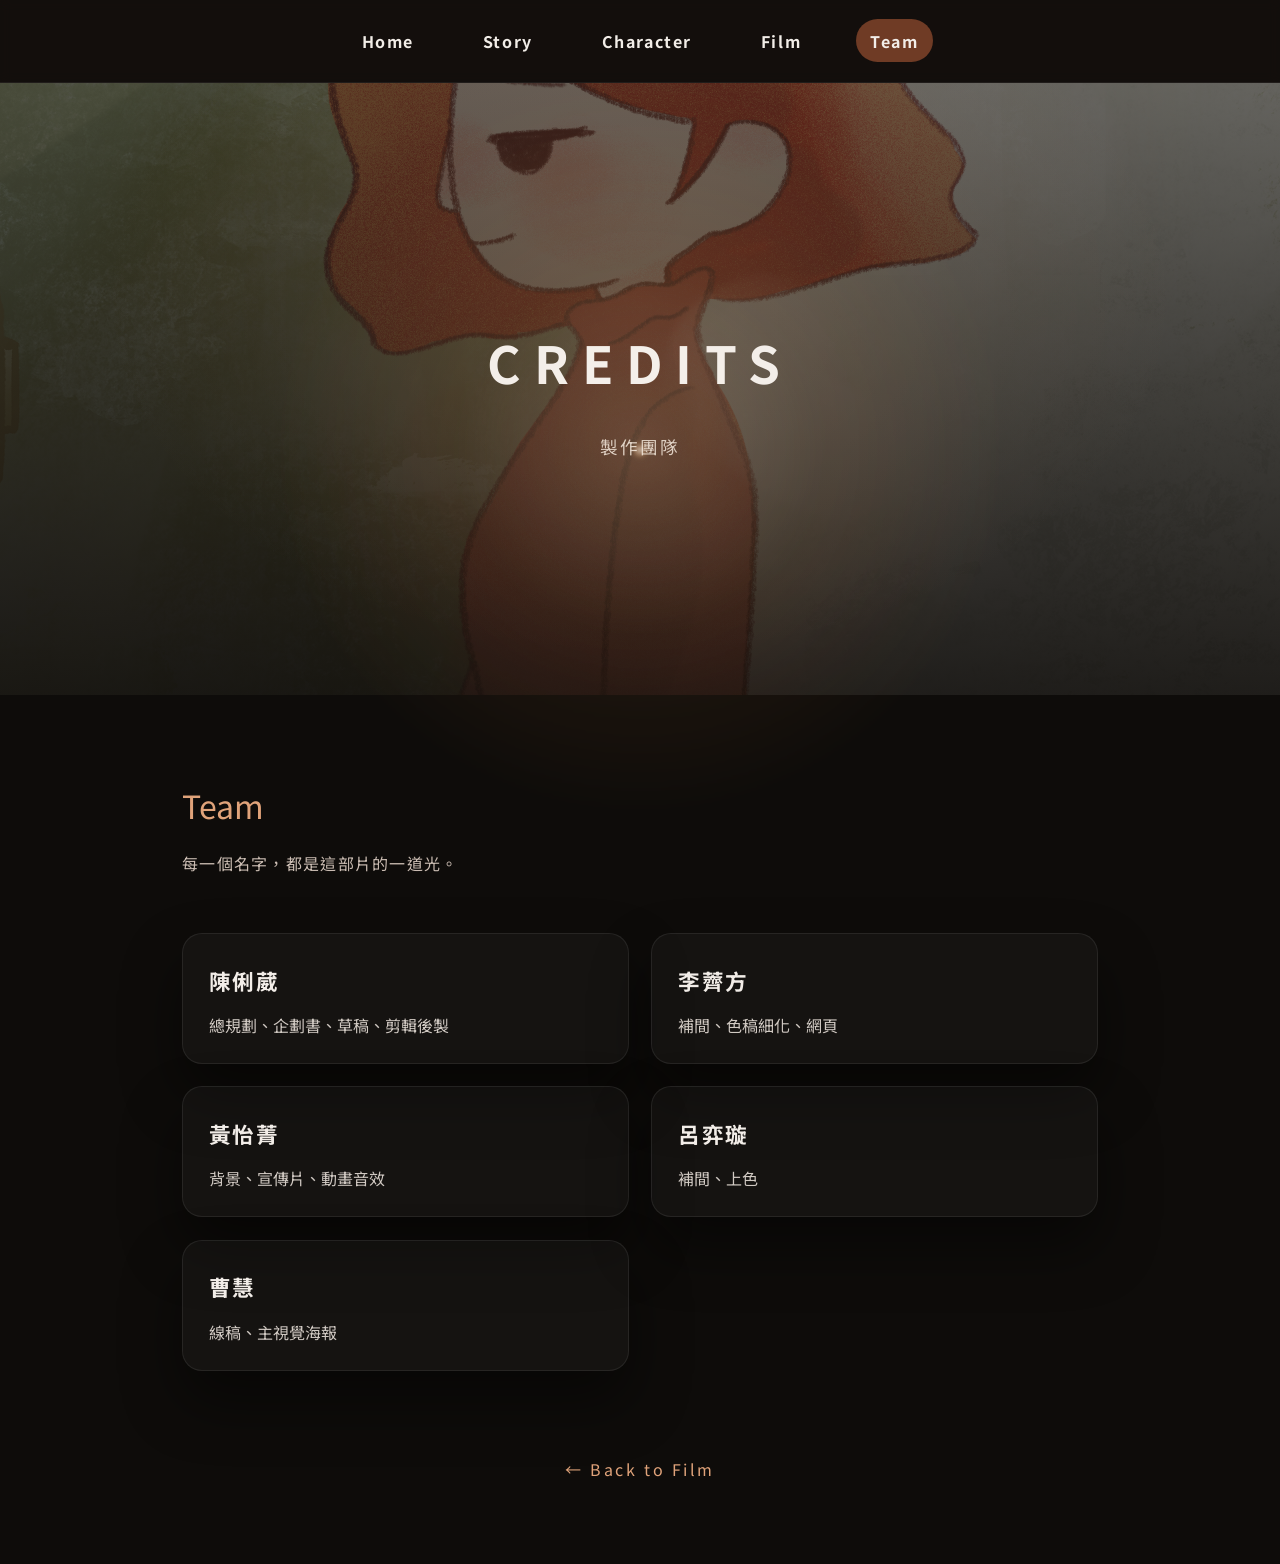
<file: team.html>
<!DOCTYPE html>
<html lang="zh-Hant">
<head>
  <meta charset="UTF-8" />
  <meta name="viewport" content="width=device-width, initial-scale=1.0"/>
  <title>食刻｜Team</title>

  <link rel="preconnect" href="https://fonts.googleapis.com">
  <link rel="preconnect" href="https://fonts.gstatic.com" crossorigin>
  <link href="https://fonts.googleapis.com/css2?family=Noto+Sans+TC:wght@300;400;700&display=swap" rel="stylesheet">

  <style>
    :root{
      --bg:#0e0c0a;
      --text:#f2ede8;
      --accent:#e0a37a;
      --accent2:#6f3b25;
    }

    * { box-sizing: border-box; margin: 0; padding: 0; }

    body {
      font-family: 'Noto Sans TC', sans-serif;
      background: var(--bg);
      color: var(--text);
      line-height: 1.9;
      cursor: none;
      overflow-x: hidden;
    }

    a { color: inherit; text-decoration: none; }

    /* 導覽列（同 film） */
    .nav {
      position: sticky;
      top: 0;
      z-index: 100;
      display: flex;
      justify-content: center;
      gap: 2.5rem;
      padding: 1.2rem 0;
      background: rgba(20, 16, 13, 0.85);
      backdrop-filter: blur(6px);
      border-bottom: 1px solid rgba(255,255,255,0.06);
    }

    .nav a {
      color: var(--text);
      font-weight: 700;
      letter-spacing: 0.1em;
      padding: 0.4rem 0.9rem;
      border-radius: 999px;
      transition: 0.3s;
      position: relative;
    }

    .nav a:hover,
    .nav a.active { background-color: var(--accent2); }

    /* hover：像燭光晃一下（同 film） */
    .nav a:hover{
      animation: navFlicker 0.9s infinite;
    }
    @keyframes navFlicker{
      0%{ filter: brightness(1); }
      25%{ filter: brightness(1.08); }
      55%{ filter: brightness(0.98); }
      100%{ filter: brightness(1.06); }
    }

    /* Hero（同 film 的呼吸層） */
    .team-hero {
      min-height: 68vh;
      display: flex;
      align-items: center;
      justify-content: center;
      text-align: center;
      background:
        linear-gradient(rgba(14,12,10,0.62), rgba(14,12,10,0.92)),
        url("images/photo3.PNG") center / cover no-repeat;
      padding: 4rem 2rem;
      position: relative;
      overflow: hidden;
    }

    .team-hero::after{
      content:"";
      position:absolute;
      inset:0;
      background: radial-gradient(900px 600px at 50% 35%, rgba(255,190,120,0.10), transparent 60%);
      animation: breathe 6.8s ease-in-out infinite;
      pointer-events:none;
    }
    @keyframes breathe{
      0%,100%{ opacity: .8; }
      50%{ opacity: 1; }
    }

    .team-hero > div{ position: relative; z-index: 2; }

    .team-hero h1{
      font-size: 3.2rem;
      letter-spacing: 0.25em;
      margin-bottom: 1.2rem;
    }

    .team-hero p{
      font-size: 1.1rem;
      color: #d6c7bb;
      letter-spacing: .12em;
    }

    /* 內容 */
    .team-section{
      max-width: 980px;
      margin: auto;
      padding: 5rem 2rem 2rem;
      display: flex;
      flex-direction: column;
      gap: 2.2rem;
    }

    .section-title{
      font-size: 2rem;
      color: var(--accent);
      margin-bottom: .8rem;
    }

    .section-sub{
      color: #cbbdb3;
      font-size: 1rem;
      letter-spacing: .08em;
      margin-bottom: 1.2rem;
    }

    /* Credits 清單卡片 */
    .credits-grid{
      display: grid;
      grid-template-columns: repeat(12, 1fr);
      gap: 1.4rem;
    }

    .credit-card{
      grid-column: span 6;
      border-radius: 20px;
      overflow: hidden;
      background: rgba(255,255,255,0.03);
      border: 1px solid rgba(255,255,255,0.08);
      box-shadow: 0 30px 60px rgba(0,0,0,0.45);
      position: relative;
      transform: translateZ(0);
    }

    /* 卡片內的燭光暈（hover 才出現） */
    .credit-card::after{
      content:"";
      position:absolute;
      inset:-30%;
      background: radial-gradient(circle at 30% 30%, rgba(255,210,140,0.16), transparent 60%);
      filter: blur(14px);
      opacity: 0;
      transition: opacity .25s ease;
      pointer-events:none;
      mix-blend-mode: screen;
    }

    .credit-card:hover::after{
      opacity: 1;
      animation: flicker 0.95s infinite;
    }

    @keyframes flicker{
      0%{ transform: translate(0,0) scale(1); opacity:.55; }
      25%{ transform: translate(8px,-5px) scale(1.02); opacity:.40; }
      55%{ transform: translate(-6px,4px) scale(1.01); opacity:.62; }
      100%{ transform: translate(3px,7px) scale(1.03); opacity:.45; }
    }

    .credit-inner{
      padding: 1.6rem 1.6rem 1.4rem;
    }

    .credit-name{
      font-size: 1.35rem;
      font-weight: 700;
      letter-spacing: .08em;
      margin-bottom: .6rem;
    }

    .credit-role{
      font-size: 1rem;
      color: #e6ded7;
      opacity: .9;
      line-height: 1.9;
    }

    /* 片尾連結 */
    .to-film{
      text-align:center;
      padding: 3.2rem 1rem 5rem;
      opacity: .75;
      letter-spacing: .16em;
    }
    .to-film a{
      color: var(--accent);
      padding: .75rem 1.1rem;
      border-radius: 999px;
      transition: .25s;
    }
    .to-film a:hover{
      background: rgba(224, 163, 122, 0.10);
    }

    /* 淡入動畫（同 film） */
    .fade-up {
      opacity: 0;
      transform: translateY(40px);
      transition: opacity 1.1s ease, transform 1.1s ease;
    }
    .fade-up.show {
      opacity: 1;
      transform: translateY(0);
    }

    /* 光暈（同 film） */
    #light{
      position: fixed;
      left:0; top:0;
      width: 720px;
      height: 720px;
      border-radius: 50%;
      transform: translate(-50%, -50%);
      pointer-events: none;
      z-index: 200;
      background: radial-gradient(circle, rgba(255,206,145,0.22), rgba(255,140,60,0.08) 35%, rgba(0,0,0,0) 72%);
      mix-blend-mode: screen;
      opacity: .95;
      filter: blur(2px);
    }
    #light::after{
      content:"";
      position:absolute;
      left:50%; top:50%;
      width: 18px; height: 18px;
      transform: translate(-50%, -50%);
      border-radius: 50%;
      background: radial-gradient(circle, rgba(255,255,255,0.85), rgba(255,190,120,0.35), transparent 70%);
    }

    /* RWD */
    @media (max-width: 900px){
      .credit-card{ grid-column: span 12; }
    }

    @media (max-width: 768px) {
      body{ cursor:auto; }
      #light{ display:none; }
      .team-hero h1 { font-size: 2.2rem; }
      .team-hero p { font-size: 1rem; }
    }

    @media (prefers-reduced-motion: reduce){
      *{ animation:none !important; transition:none !important; }
      body{ cursor:auto; }
      #light{ display:none; }
    }
  </style>
</head>

<body>
  <nav class="nav">
    <a href="index.html">Home</a>
    <a href="story-about.html">Story</a>
    <a href="character.html">Character</a>
    <a href="film.html">Film</a>
    <a href="team.html" class="active">Team</a>
  </nav>

  <section class="team-hero fade-up">
    <div>
      <h1>CREDITS</h1>
      <p>製作團隊</p>
    </div>
  </section>

  <section class="team-section">
    <div class="fade-up">
      <div class="section-title">Team</div>
      <div class="section-sub">每一個名字，都是這部片的一道光。</div>
    </div>

    <div class="credits-grid">
      <article class="credit-card fade-up">
        <div class="credit-inner">
          <div class="credit-name">陳俐葳</div>
          <div class="credit-role">總規劃、企劃書、草稿、剪輯後製</div>
        </div>
      </article>

      <article class="credit-card fade-up">
        <div class="credit-inner">
          <div class="credit-name">李薺方</div>
          <div class="credit-role">補間、色稿細化、網頁</div>
        </div>
      </article>

      <article class="credit-card fade-up">
        <div class="credit-inner">
          <div class="credit-name">黃怡菁</div>
          <div class="credit-role">背景、宣傳片、動畫音效</div>
        </div>
      </article>

      <article class="credit-card fade-up">
        <div class="credit-inner">
          <div class="credit-name">呂弈璇</div>
          <div class="credit-role">補間、上色</div>
        </div>
      </article>

      <article class="credit-card fade-up">
        <div class="credit-inner">
          <div class="credit-name">曹慧</div>
          <div class="credit-role">線稿、主視覺海報</div>
        </div>
      </article>
    </div>
  </section>

  <div class="to-film fade-up">
    <a href="film.html">← Back to Film</a>
  </div>

  <div id="light" aria-hidden="true"></div>

  <script>
    // 滾動淡入（同 film）
    const fadeElements = document.querySelectorAll('.fade-up');
    const observer = new IntersectionObserver(
      entries => entries.forEach(entry => {
        if (entry.isIntersecting) entry.target.classList.add('show');
      }),
      { threshold: 0.2 }
    );
    fadeElements.forEach(el => observer.observe(el));

    // 光暈：滑順跟隨（同 film）
    const light = document.getElementById("light");
    let mx = window.innerWidth * 0.5, my = window.innerHeight * 0.5;
    let lx = mx, ly = my;
    const lerp = (a, b, t) => a + (b - a) * t;

    window.addEventListener("mousemove", (e) => { mx = e.clientX; my = e.clientY; });

    function tick(){
      lx = lerp(lx, mx, 0.13);
      ly = lerp(ly, my, 0.13);
      light.style.left = lx + "px";
      light.style.top = ly + "px";
      requestAnimationFrame(tick);
    }
    tick();
  </script>
</body>
</html>
</file>
